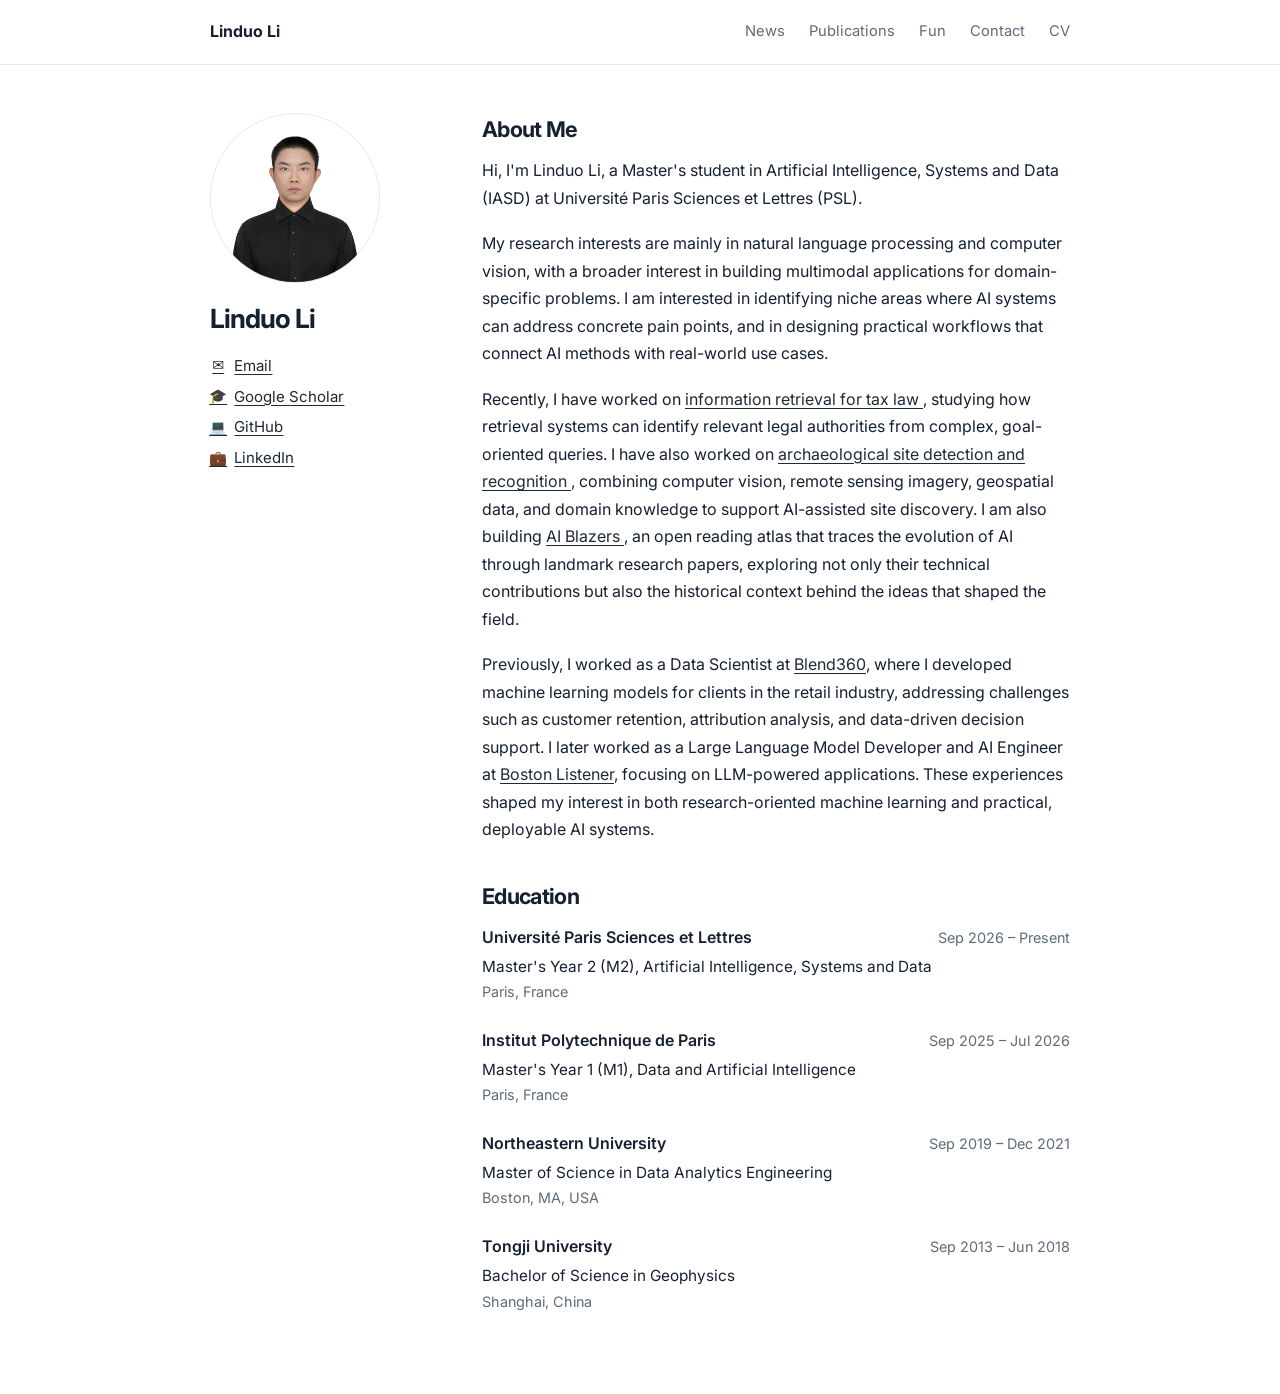
<file: index.html>
<!DOCTYPE html>
<html lang="en">
<head>
  <meta charset="UTF-8" />
  <meta name="viewport" content="width=device-width, initial-scale=1.0" />

  <title>Linduo Li</title>
  <meta
    name="description"
    content="Linduo Li — Master's student in Artificial Intelligence, Systems and Data at Université Paris Sciences et Lettres (PSL). Research interests include natural language processing, computer vision, and LLM applications."
  />

  <link rel="icon" href="assets/favicon.ico" />

  <link rel="preconnect" href="https://fonts.googleapis.com">
  <link rel="preconnect" href="https://fonts.gstatic.com" crossorigin>
  <link
    href="https://fonts.googleapis.com/css2?family=Inter:wght@400;500;600;700&display=swap"
    rel="stylesheet"
  >

  <link rel="stylesheet" href="assets/style.css" />

  <style>
    .intro-text > section:first-child .section-title {
      margin-top: 0;
    }

    .education-list {
      display: grid;
      gap: 22px;
    }

    .education-heading {
      display: flex;
      justify-content: space-between;
      align-items: baseline;
      flex-wrap: wrap;
      gap: 4px 16px;
    }

    .education-school {
      font-weight: 600;
    }

    .education-dates,
    .education-location {
      color: var(--muted);
      font-size: 0.9rem;
    }

    .education-degree {
      margin-top: 3px;
      font-size: 0.96rem;
      line-height: 1.55;
    }

    .education-location {
      margin-top: 2px;
    }
  </style>
</head>

<body>
  <div id="site-header"></div>
  <script src="assets/nav.js"></script>

  <main class="container page home-page">
    <section class="intro">
      <div class="intro-sidebar">
        <img class="profile-photo" src="assets/img_li-linduo.jpg" alt="Portrait of Linduo Li" />

        <h1>Linduo Li</h1>

        <div class="profile-links">
          <a href="mailto:linduo.li@dauphine.eu">
            <span class="profile-link-icon">✉️</span>
            <span>Email</span>
          </a>

          <a href="https://scholar.google.com/citations?user=Efj0p4sAAAAJ&hl=en" target="_blank" rel="noreferrer">
            <span class="profile-link-icon">🎓</span>
            <span>Google Scholar</span>
          </a>

          <a href="https://github.com/LiLinduo" target="_blank" rel="noreferrer">
            <span class="profile-link-icon">💻</span>
            <span>GitHub</span>
          </a>

          <a href="https://www.linkedin.com/in/brett-linduo-li-726781109" target="_blank" rel="noreferrer">
            <span class="profile-link-icon">💼</span>
            <span>LinkedIn</span>
          </a>
        </div>
      </div>

      <div class="intro-text">
        <section class="about-me" aria-labelledby="about-heading">
          <h2 class="section-title" id="about-heading">About Me</h2>

          <p>
            Hi, I'm Linduo Li, a Master's student in Artificial Intelligence,
            Systems and Data (IASD) at Université Paris Sciences et Lettres (PSL).
          </p>

          <p>
            My research interests are mainly in natural language processing and computer vision,
            with a broader interest in building multimodal applications for domain-specific
            problems. I am interested in identifying niche areas where AI systems can address concrete
            pain points, and in designing practical workflows that connect AI methods with real-world use cases.
          </p>

          <p>
            Recently, I have worked on
            <a href="https://github.com/LiLinduo/Information-Retrieval-for-Tax-Strategies" target="_blank" rel="noreferrer">
              information retrieval for tax law
            </a>,
            studying how retrieval systems can identify relevant legal authorities from complex,
            goal-oriented queries. I have also worked on
            <a href="https://github.com/BostonListener/CAA_2026" target="_blank" rel="noreferrer">
              archaeological site detection and recognition
            </a>,
            combining computer vision, remote sensing imagery, geospatial data, and domain knowledge
            to support AI-assisted site discovery.
            I am also building
            <a href="https://lilinduo.github.io/AI-Blazers/" target="_blank" rel="noopener noreferrer">
              AI Blazers
            </a>,
            an open reading atlas that traces the evolution of AI through landmark research papers,
            exploring not only their technical contributions but also the historical context
            behind the ideas that shaped the field.
          </p>

          <p>
            Previously, I worked as a Data Scientist at
            <a href="https://www.linkedin.com/company/blend360/" target="_blank" rel="noreferrer">Blend360</a>,
            where I developed machine learning models for clients in the retail industry, addressing
            challenges such as customer retention, attribution analysis, and data-driven decision support.
            I later worked as a Large Language Model Developer and AI Engineer at
            <a href="https://boslis.com/" target="_blank" rel="noopener noreferrer">Boston Listener</a>,
            focusing on LLM-powered applications. These experiences shaped my interest in both
            research-oriented machine learning and practical, deployable AI systems.
          </p>
        </section>

        <section class="education" aria-labelledby="education-heading">
          <h2 class="section-title" id="education-heading">Education</h2>

          <div class="education-list">
            <div class="education-item">
              <div class="education-heading">
                <span class="education-school">Université Paris Sciences et Lettres</span>
                <span class="education-dates">Sep 2026 – Present</span>
              </div>
              <div class="education-degree">Master's Year 2 (M2), Artificial Intelligence, Systems and Data</div>
              <div class="education-location">Paris, France</div>
            </div>

            <div class="education-item">
              <div class="education-heading">
                <span class="education-school">Institut Polytechnique de Paris</span>
                <span class="education-dates">Sep 2025 – Jul 2026</span>
              </div>
              <div class="education-degree">Master's Year 1 (M1), Data and Artificial Intelligence</div>
              <div class="education-location">Paris, France</div>
            </div>

            <div class="education-item">
              <div class="education-heading">
                <span class="education-school">Northeastern University</span>
                <span class="education-dates">Sep 2019 – Dec 2021</span>
              </div>
              <div class="education-degree">Master of Science in Data Analytics Engineering</div>
              <div class="education-location">Boston, MA, USA</div>
            </div>

            <div class="education-item">
              <div class="education-heading">
                <span class="education-school">Tongji University</span>
                <span class="education-dates">Sep 2013 – Jun 2018</span>
              </div>
              <div class="education-degree">Bachelor of Science in Geophysics</div>
              <div class="education-location">Shanghai, China</div>
            </div>
          </div>
        </section>
      </div>
    </section>
  </main>
</body>
</html>
</file>
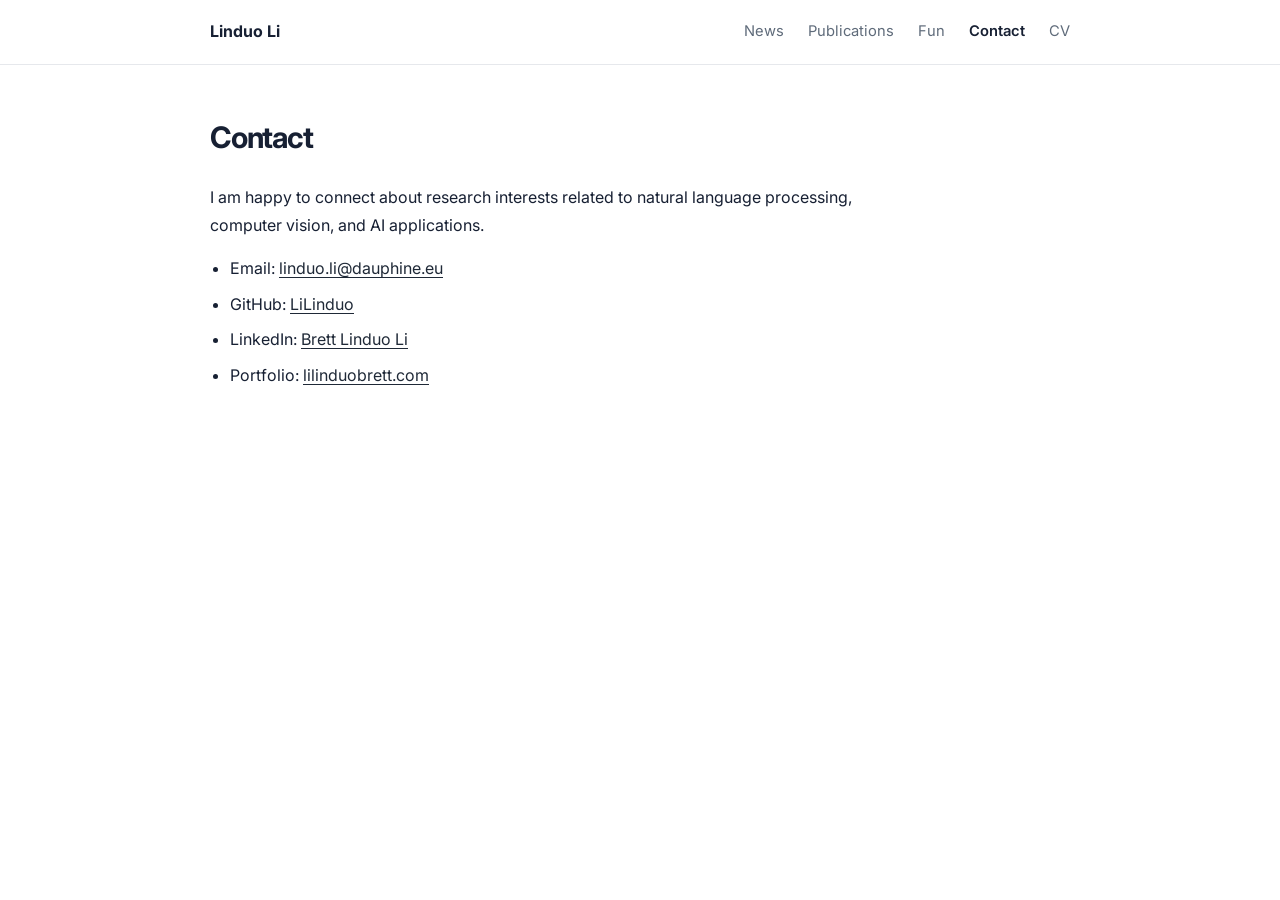
<file: contact.html>
<!DOCTYPE html>
<html lang="en">
<head>
  <meta charset="UTF-8" />
  <meta name="viewport" content="width=device-width, initial-scale=1.0" />

  <title>Contact | Linduo Li</title>
  <meta
    name="description"
    content="Contact information for Linduo Li."
  />

  <link rel="icon" href="assets/favicon.ico" />

  <link rel="preconnect" href="https://fonts.googleapis.com">
  <link rel="preconnect" href="https://fonts.gstatic.com" crossorigin>
  <link
    href="https://fonts.googleapis.com/css2?family=Inter:wght@400;500;600;700&display=swap"
    rel="stylesheet"
  >

  <link rel="stylesheet" href="assets/style.css" />
</head>

<body>
  <div id="site-header"></div>
  <script src="assets/nav.js"></script>

  <main class="container page">
    <h1 class="page-title">Contact</h1>

    <section class="contact-box">
      <p>
        I am happy to connect about research interests related to natural language processing,
        computer vision, and AI applications.
      </p>

      <ul class="contact-list">
        <li>Email: <a href="mailto:linduo.li@dauphine.eu">linduo.li@dauphine.eu</a></li>
        <li>GitHub: <a href="https://github.com/LiLinduo" target="_blank" rel="noreferrer">LiLinduo</a></li>
        <li>LinkedIn: <a href="https://www.linkedin.com/in/brett-linduo-li-726781109" target="_blank" rel="noreferrer">Brett Linduo Li</a></li>
        <li>Portfolio: <a href="https://www.lilinduobrett.com" target="_blank" rel="noreferrer">lilinduobrett.com</a></li>
      </ul>
    </section>
  </main>
</body>
</html>
</file>
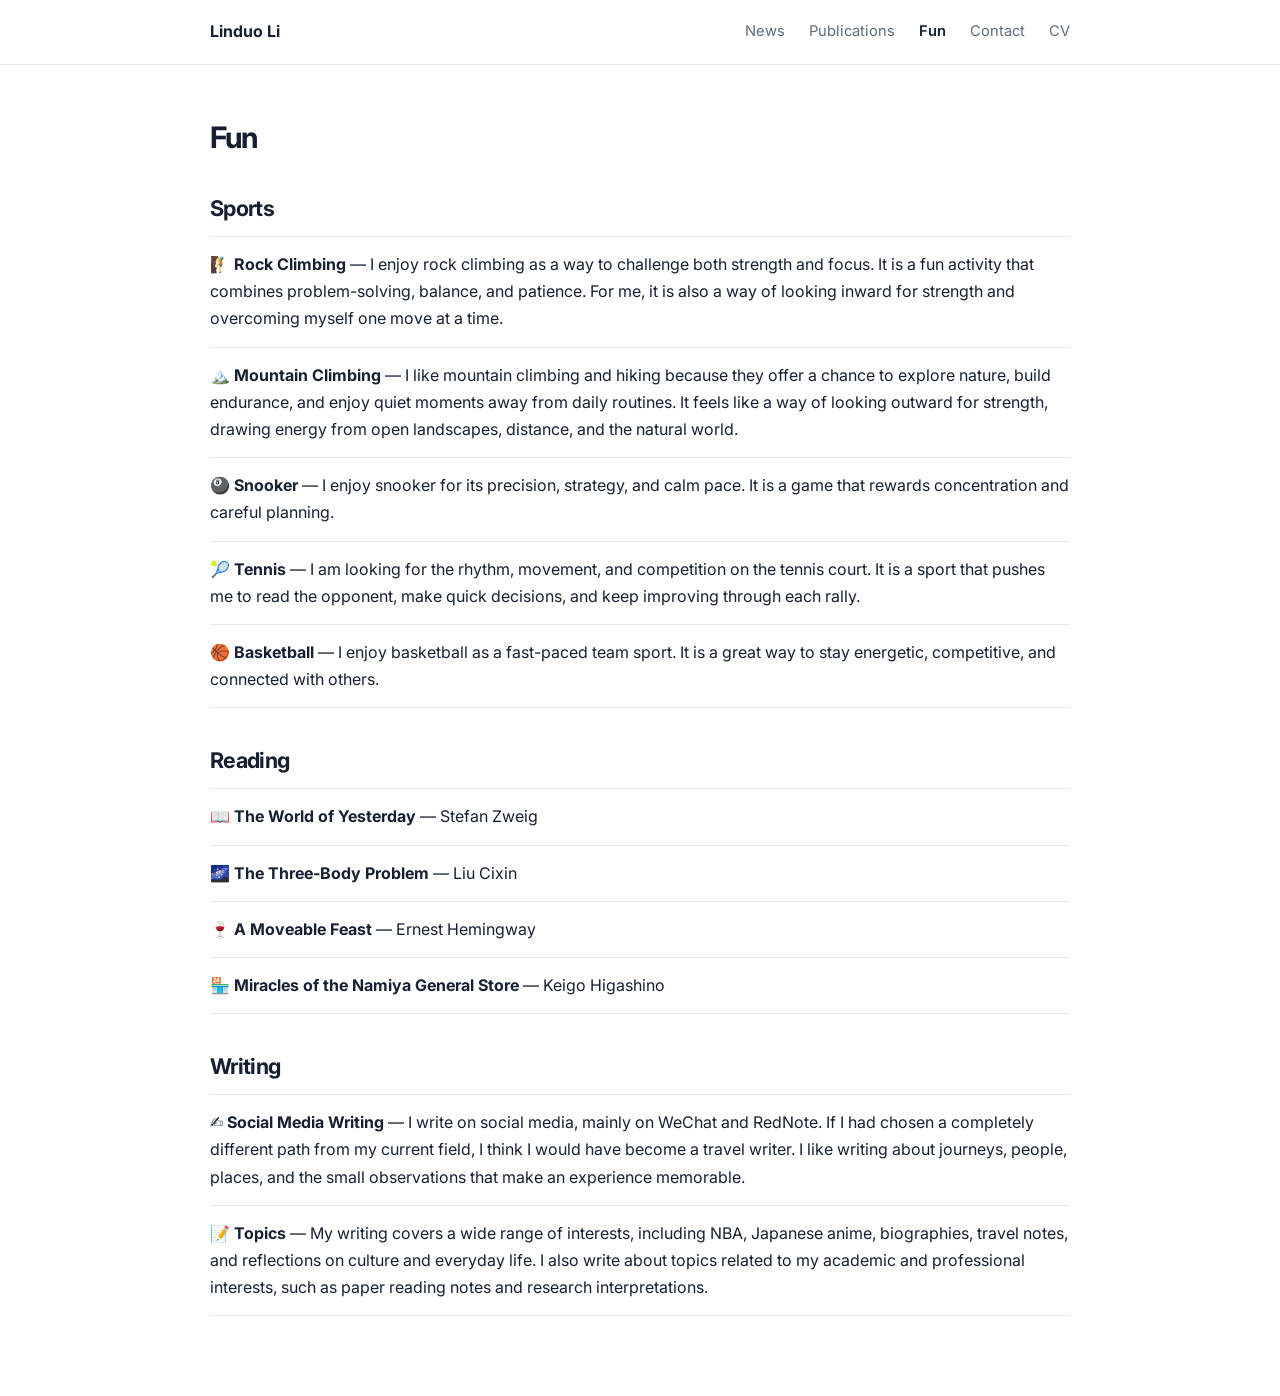
<file: fun.html>
<!DOCTYPE html>
<html lang="en">
<head>
  <meta charset="UTF-8" />
  <meta name="viewport" content="width=device-width, initial-scale=1.0" />

  <title>Fun | Linduo Li</title>
  <meta
    name="description"
    content="Fun interests and activities of Linduo Li, including sports, reading, and writing."
  />

  <link rel="icon" href="assets/favicon.ico" />

  <link rel="preconnect" href="https://fonts.googleapis.com">
  <link rel="preconnect" href="https://fonts.gstatic.com" crossorigin>
  <link
    href="https://fonts.googleapis.com/css2?family=Inter:wght@400;500;600;700&display=swap"
    rel="stylesheet"
  >

  <link rel="stylesheet" href="assets/style.css" />
</head>

<body>
  <div id="site-header"></div>
  <script src="assets/nav.js"></script>

  <main class="container page">
    <h1 class="page-title">Fun</h1>

    <h2 class="section-title">Sports</h2>

    <section class="news-list">
      <article class="news-item">
        <p>
          <strong>🧗 Rock Climbing</strong> — I enjoy rock climbing as a way to challenge both strength and focus.
          It is a fun activity that combines problem-solving, balance, and patience. For me, it is also a way
          of looking inward for strength and overcoming myself one move at a time.
        </p>
      </article>

      <article class="news-item">
        <p>
          <strong>🏔️ Mountain Climbing</strong> — I like mountain climbing and hiking because they offer a chance to
          explore nature, build endurance, and enjoy quiet moments away from daily routines. It feels like a way
          of looking outward for strength, drawing energy from open landscapes, distance, and the natural world.
        </p>
      </article>

      <article class="news-item">
        <p>
          <strong>🎱 Snooker</strong> — I enjoy snooker for its precision, strategy, and calm pace.
          It is a game that rewards concentration and careful planning.
        </p>
      </article>

      <article class="news-item">
        <p>
          <strong>🎾 Tennis</strong> — I am looking for the rhythm, movement, and competition on the tennis court. It is a sport
          that pushes me to read the opponent, make quick decisions, and keep improving through each rally.
        </p>
      </article>

      <article class="news-item">
        <p>
          <strong>🏀 Basketball</strong> — I enjoy basketball as a fast-paced team sport.
          It is a great way to stay energetic, competitive, and connected with others.
        </p>
      </article>
    </section>

    <h2 class="section-title">Reading</h2>

    <section class="news-list">
      <article class="news-item">
        <p>
          <strong>📖 The World of Yesterday</strong> — Stefan Zweig
        </p>
      </article>

      <article class="news-item">
        <p>
          <strong>🌌 The Three-Body Problem</strong> — Liu Cixin
        </p>
      </article>

      <article class="news-item">
        <p>
          <strong>🍷 A Moveable Feast</strong> — Ernest Hemingway
        </p>
      </article>

      <article class="news-item">
        <p>
          <strong>🏪 Miracles of the Namiya General Store</strong> — Keigo Higashino
        </p>
      </article>
    </section>

    <h2 class="section-title">Writing</h2>

    <section class="news-list">
      <article class="news-item">
        <p>
          <strong>✍️ Social Media Writing</strong> — I write on social media, mainly on WeChat and RedNote.
          If I had chosen a completely different path from my current field, I think I would have become a travel writer.
          I like writing about journeys, people, places, and the small observations that make an experience memorable.
        </p>
      </article>

      <article class="news-item">
        <p>
          <strong>📝 Topics</strong> — My writing covers a wide range of interests, including NBA, Japanese anime,
          biographies, travel notes, and reflections on culture and everyday life. I also write about topics related
          to my academic and professional interests, such as paper reading notes and research interpretations.
        </p>
      </article>
    </section>
  </main>
</body>
</html>
</file>
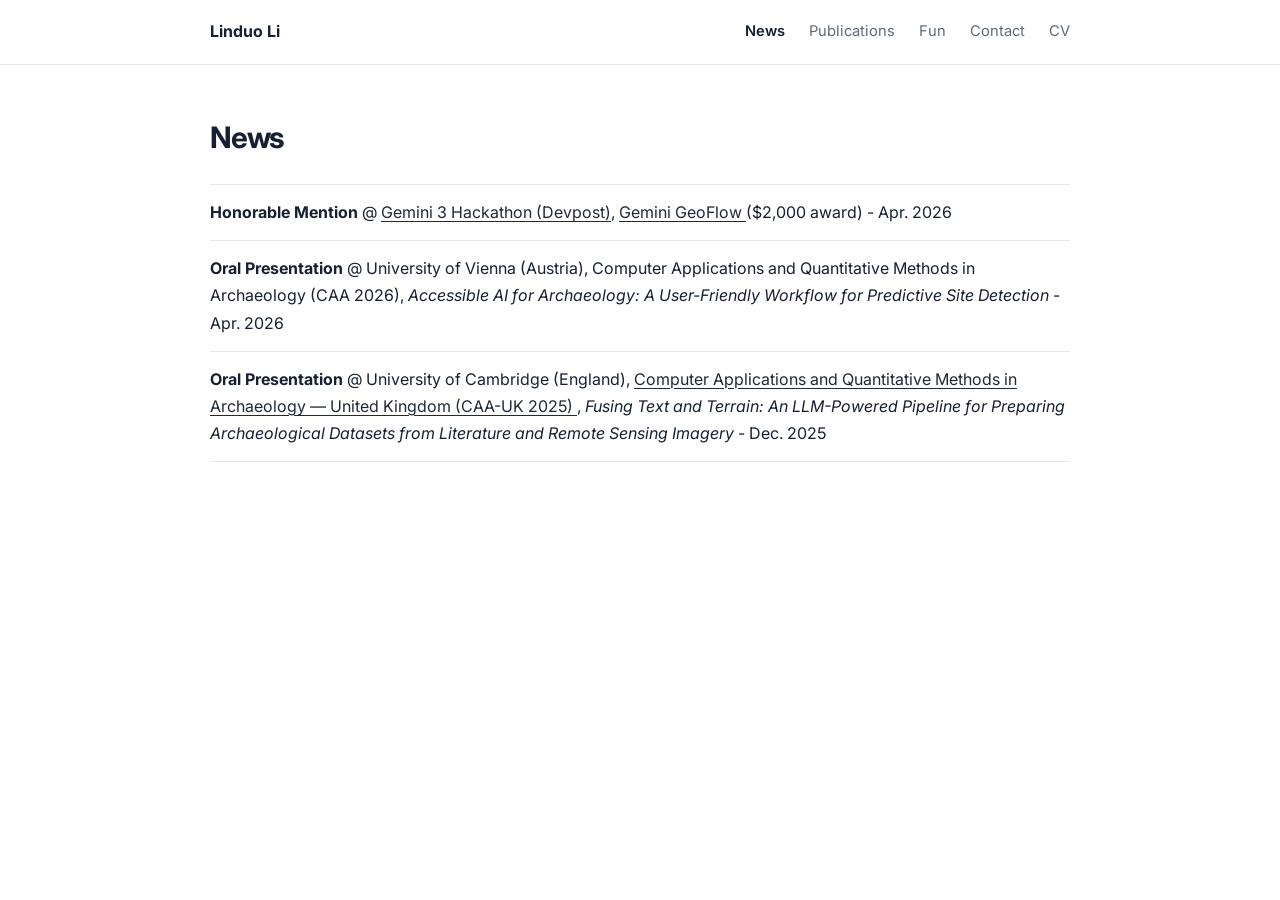
<file: news.html>
<!DOCTYPE html>
<html lang="en">
<head>
  <meta charset="UTF-8" />
  <meta name="viewport" content="width=device-width, initial-scale=1.0" />

  <title>News | Linduo Li</title>
  <meta
    name="description"
    content="Recent news and updates from Linduo Li."
  />

  <link rel="icon" href="assets/favicon.ico" />

  <link rel="preconnect" href="https://fonts.googleapis.com">
  <link rel="preconnect" href="https://fonts.gstatic.com" crossorigin>
  <link
    href="https://fonts.googleapis.com/css2?family=Inter:wght@400;500;600;700&display=swap"
    rel="stylesheet"
  >

  <link rel="stylesheet" href="assets/style.css" />
</head>

<body>
  <div id="site-header"></div>
  <script src="assets/nav.js"></script>

  <main class="container page">
    <h1 class="page-title">News</h1>

    <section class="news-list">
      <article class="news-item">
        <p>
          <strong>Honorable Mention</strong> @
          <a href="https://gemini3.devpost.com/project-gallery" target="_blank" rel="noreferrer">Gemini 3 Hackathon (Devpost)</a>,
          <a href="https://devpost.com/software/gemini-geoflow?_gl=1*jud2q0*_gcl_au*MTIxNDU5MTIwNi4xNzc5MzkzMjE0*_ga*MjA1Mzg4MDQ3OC4xNzc2MjQxMDY4*_ga_0YHJK3Y10M*czE3NzkzOTMyMTMkbzEkZzAkdDE3NzkzOTMyMTMkajYwJGwwJGgw" target="_blank" rel="noreferrer">
            Gemini GeoFlow
          </a>
          ($2,000 award) - Apr. 2026
        </p>
      </article>

      <article class="news-item">
        <p>
          <strong>Oral Presentation</strong> @ University of Vienna (Austria),
          Computer Applications and Quantitative Methods in Archaeology (CAA 2026),
          <em>Accessible AI for Archaeology: A User-Friendly Workflow for Predictive Site Detection</em>
          - Apr. 2026
        </p>
      </article>

      <article class="news-item">
        <p>
          <strong>Oral Presentation</strong> @ University of Cambridge (England),
          <a href="https://sites.google.com/cam.ac.uk/caa-uk25contact/home#h.dwrw1kd0jv7y" target="_blank" rel="noreferrer">
            Computer Applications and Quantitative Methods in Archaeology — United Kingdom (CAA-UK 2025)
          </a>,
          <em>Fusing Text and Terrain: An LLM-Powered Pipeline for Preparing Archaeological Datasets from Literature and Remote Sensing Imagery</em>
          - Dec. 2025
        </p>
      </article>
    </section>
  </main>
</body>
</html>
</file>
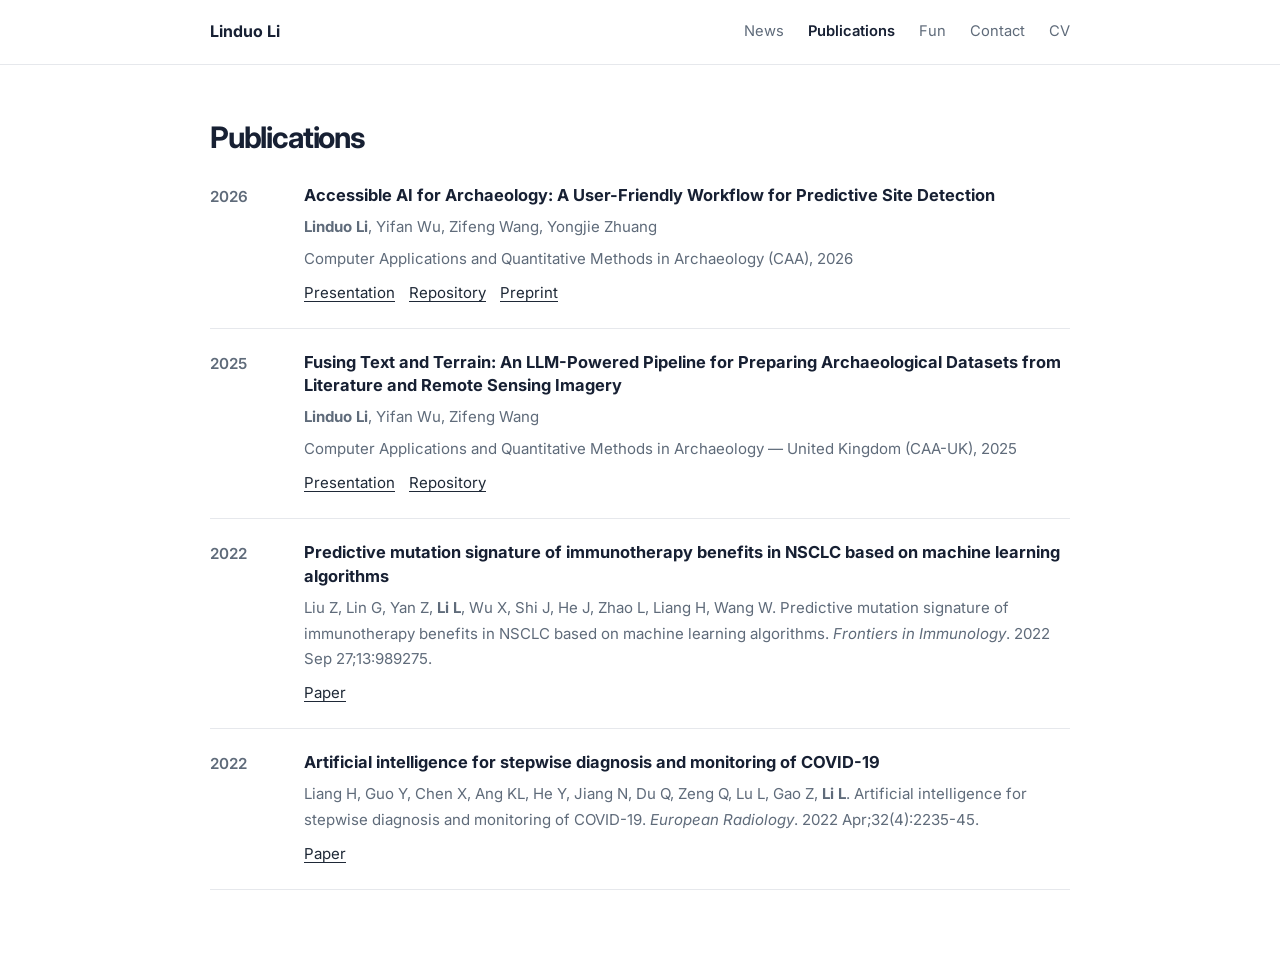
<file: publications.html>
<!DOCTYPE html>
<html lang="en">
<head>
  <meta charset="UTF-8" />
  <meta name="viewport" content="width=device-width, initial-scale=1.0" />

  <title>Publications | Linduo Li</title>
  <meta
    name="description"
    content="Selected publications and presentations by Linduo Li."
  />

  <link rel="icon" href="assets/favicon.ico" />

  <link rel="preconnect" href="https://fonts.googleapis.com">
  <link rel="preconnect" href="https://fonts.gstatic.com" crossorigin>
  <link
    href="https://fonts.googleapis.com/css2?family=Inter:wght@400;500;600;700&display=swap"
    rel="stylesheet"
  >

  <link rel="stylesheet" href="assets/style.css" />
</head>

<body>
  <div id="site-header"></div>
  <script src="assets/nav.js"></script>

  <main class="container page">
    <h1 class="page-title">Publications</h1>

    <section class="publication-list">
      <article class="publication">
        <div class="pub-year">2026</div>
        <div>
          <h3>Accessible AI for Archaeology: A User-Friendly Workflow for Predictive Site Detection</h3>
          <p class="pub-meta"><strong>Linduo Li</strong>, Yifan Wu, Zifeng Wang, Yongjie Zhuang</p>
          <p class="pub-venue">Computer Applications and Quantitative Methods in Archaeology (CAA), 2026</p>
          <div class="pub-links">
            <a href="https://drive.google.com/file/d/1rJkwbhSlKBI2hIDm661J4iMgsOZtOPDx/view" target="_blank" rel="noreferrer">Presentation</a>
            <a href="https://github.com/BostonListener/CAA_2026" target="_blank" rel="noreferrer">Repository</a>
            <a href="https://doi.org/10.5281/zenodo.23001052" target="_blank" rel="noopener noreferrer">Preprint</a>
          </div>
        </div>
      </article>

      <article class="publication">
        <div class="pub-year">2025</div>
        <div>
          <h3>Fusing Text and Terrain: An LLM-Powered Pipeline for Preparing Archaeological Datasets from Literature and Remote Sensing Imagery</h3>
          <p class="pub-meta"><strong>Linduo Li</strong>, Yifan Wu, Zifeng Wang</p>
          <p class="pub-venue">Computer Applications and Quantitative Methods in Archaeology — United Kingdom (CAA-UK), 2025</p>
          <div class="pub-links">
            <a href="https://drive.google.com/file/d/1n79eqJ7XM3h3ftmJakhP5JOrqjONAnRE/view" target="_blank" rel="noreferrer">Presentation</a>
            <a href="https://github.com/BostonListener/CAA_UK_2025" target="_blank" rel="noreferrer">Repository</a>
          </div>
        </div>
      </article>

      <article class="publication">
        <div class="pub-year">2022</div>
        <div>
          <h3>Predictive mutation signature of immunotherapy benefits in NSCLC based on machine learning algorithms</h3>
          <p class="pub-meta">
            Liu Z, Lin G, Yan Z, <strong>Li L</strong>, Wu X, Shi J, He J, Zhao L, Liang H, Wang W.
            Predictive mutation signature of immunotherapy benefits in NSCLC based on machine learning algorithms.
            <em>Frontiers in Immunology</em>. 2022 Sep 27;13:989275.
          </p>
          <div class="pub-links">
            <a href="https://www.frontiersin.org/journals/immunology/articles/10.3389/fimmu.2022.989275/full" target="_blank" rel="noreferrer">Paper</a>
          </div>
        </div>
      </article>

      <article class="publication">
        <div class="pub-year">2022</div>
        <div>
          <h3>Artificial intelligence for stepwise diagnosis and monitoring of COVID-19</h3>
          <p class="pub-meta">
            Liang H, Guo Y, Chen X, Ang KL, He Y, Jiang N, Du Q, Zeng Q, Lu L, Gao Z, <strong>Li L</strong>.
            Artificial intelligence for stepwise diagnosis and monitoring of COVID-19.
            <em>European Radiology</em>. 2022 Apr;32(4):2235-45.
          </p>
          <div class="pub-links">
            <a href="https://link.springer.com/article/10.1007/s00330-021-08334-6" target="_blank" rel="noreferrer">Paper</a>
          </div>
        </div>
      </article>
    </section>
  </main>
</body>
</html>
</file>
<file: assets/style.css>
:root {
  --bg: #ffffff;
  --text: #172033;
  --muted: #5f6b7a;
  --line: #e6e8ec;
  --link: #1f2937;
  --max-width: 860px;
}

* {
  box-sizing: border-box;
}

body {
  margin: 0;
  font-family: "Inter", system-ui, -apple-system, BlinkMacSystemFont, "Segoe UI", sans-serif;
  background: var(--bg);
  color: var(--text);
  line-height: 1.72;
  font-size: 16px;
}

a {
  color: var(--link);
  text-decoration: underline;
  text-underline-offset: 3px;
}

a:hover {
  color: #000;
}

.container {
  width: min(100% - 40px, var(--max-width));
  margin: 0 auto;
}

.site-header {
  border-bottom: 1px solid var(--line);
  background: #ffffff;
}

.nav {
  display: flex;
  align-items: center;
  justify-content: space-between;
  height: 64px;
}

.brand {
  font-weight: 700;
  font-size: 1rem;
  text-decoration: none;
  color: var(--text);
}

.nav-links {
  display: flex;
  gap: 24px;
  font-size: 0.92rem;
}

.nav-links a {
  text-decoration: none;
  color: var(--muted);
}

.nav-links a:hover,
.nav-links a.active {
  color: var(--text);
  font-weight: 600;
}

.page {
  padding: 54px 0 80px;
}

.home-page {
  padding-top: 48px;
}

.intro {
  display: grid;
  grid-template-columns: 220px minmax(0, 1fr);
  gap: 52px;
  align-items: start;
}

.intro-sidebar {
  text-align: left;
}

.profile-photo {
  width: 170px;
  height: 170px;
  display: block;
  object-fit: cover;
  object-position: center top;
  border-radius: 50%;
  margin-bottom: 20px;
  border: 1px solid var(--line);
  background: #f5f5f5;
}

.intro-sidebar h1 {
  margin: 0;
  font-size: 1.65rem;
  line-height: 1.2;
  letter-spacing: -0.04em;
}

.profile-subtitle {
  margin: 10px 0 0;
  color: var(--muted);
  font-size: 0.94rem;
  line-height: 1.55;
}

.profile-links {
  display: flex;
  flex-direction: column;
  gap: 5px;
  margin-top: 18px;
  font-size: 0.94rem;
}

.profile-links a {
  width: fit-content;
  display: inline-flex;
  align-items: center;
  gap: 8px;
  color: var(--link);
}

.profile-link-icon {
  width: 1.15em;
  display: inline-flex;
  justify-content: center;
  align-items: center;
  font-size: 0.95em;
  line-height: 1;
}

.intro-text {
  max-width: 620px;
  padding-top: 2px;
}

.intro-text p {
  margin: 0 0 18px;
  font-size: 1rem;
}

.page-title {
  margin: 0 0 28px;
  font-size: 1.85rem;
  line-height: 1.25;
  letter-spacing: -0.04em;
}

.section-title {
  margin: 38px 0 14px;
  font-size: 1.35rem;
  line-height: 1.3;
  letter-spacing: -0.03em;
}

.publication-list {
  display: grid;
  gap: 22px;
}

.publication {
  display: grid;
  grid-template-columns: 72px minmax(0, 1fr);
  gap: 22px;
  padding-bottom: 22px;
  border-bottom: 1px solid var(--line);
}

.pub-year {
  color: var(--muted);
  font-weight: 600;
  font-size: 0.95rem;
}

.publication h3 {
  margin: 0;
  font-size: 1.03rem;
  line-height: 1.45;
}

.pub-meta,
.pub-venue {
  margin: 6px 0 0;
  color: var(--muted);
  font-size: 0.94rem;
}

.pub-links {
  margin-top: 8px;
  display: flex;
  gap: 14px;
  flex-wrap: wrap;
  font-size: 0.94rem;
}

.news-list {
  display: grid;
  gap: 0;
}

.news-item {
  padding: 14px 0;
  border-bottom: 1px solid var(--line);
}

.news-item:first-child {
  border-top: 1px solid var(--line);
}

.news-item p {
  margin: 0;
  font-size: 1rem;
  line-height: 1.7;
}

.contact-box {
  max-width: 680px;
}

.contact-box p {
  margin-top: 0;
}

.contact-list {
  padding-left: 20px;
}

.contact-list li {
  margin-bottom: 8px;
}

@media (max-width: 760px) {
  .container {
    width: min(100% - 30px, var(--max-width));
  }

  .nav {
    height: auto;
    padding: 18px 0;
    align-items: flex-start;
    flex-direction: column;
    gap: 10px;
  }

  .nav-links {
    gap: 18px;
    flex-wrap: wrap;
  }

  .page {
    padding-top: 34px;
  }

  .intro {
    grid-template-columns: 1fr;
    gap: 26px;
  }

  .profile-photo {
    width: 145px;
    height: 145px;
  }

  .profile-links {
    flex-direction: row;
    flex-wrap: wrap;
    gap: 12px;
  }

  .publication {
    grid-template-columns: 1fr;
    gap: 6px;
  }
}
</file>
